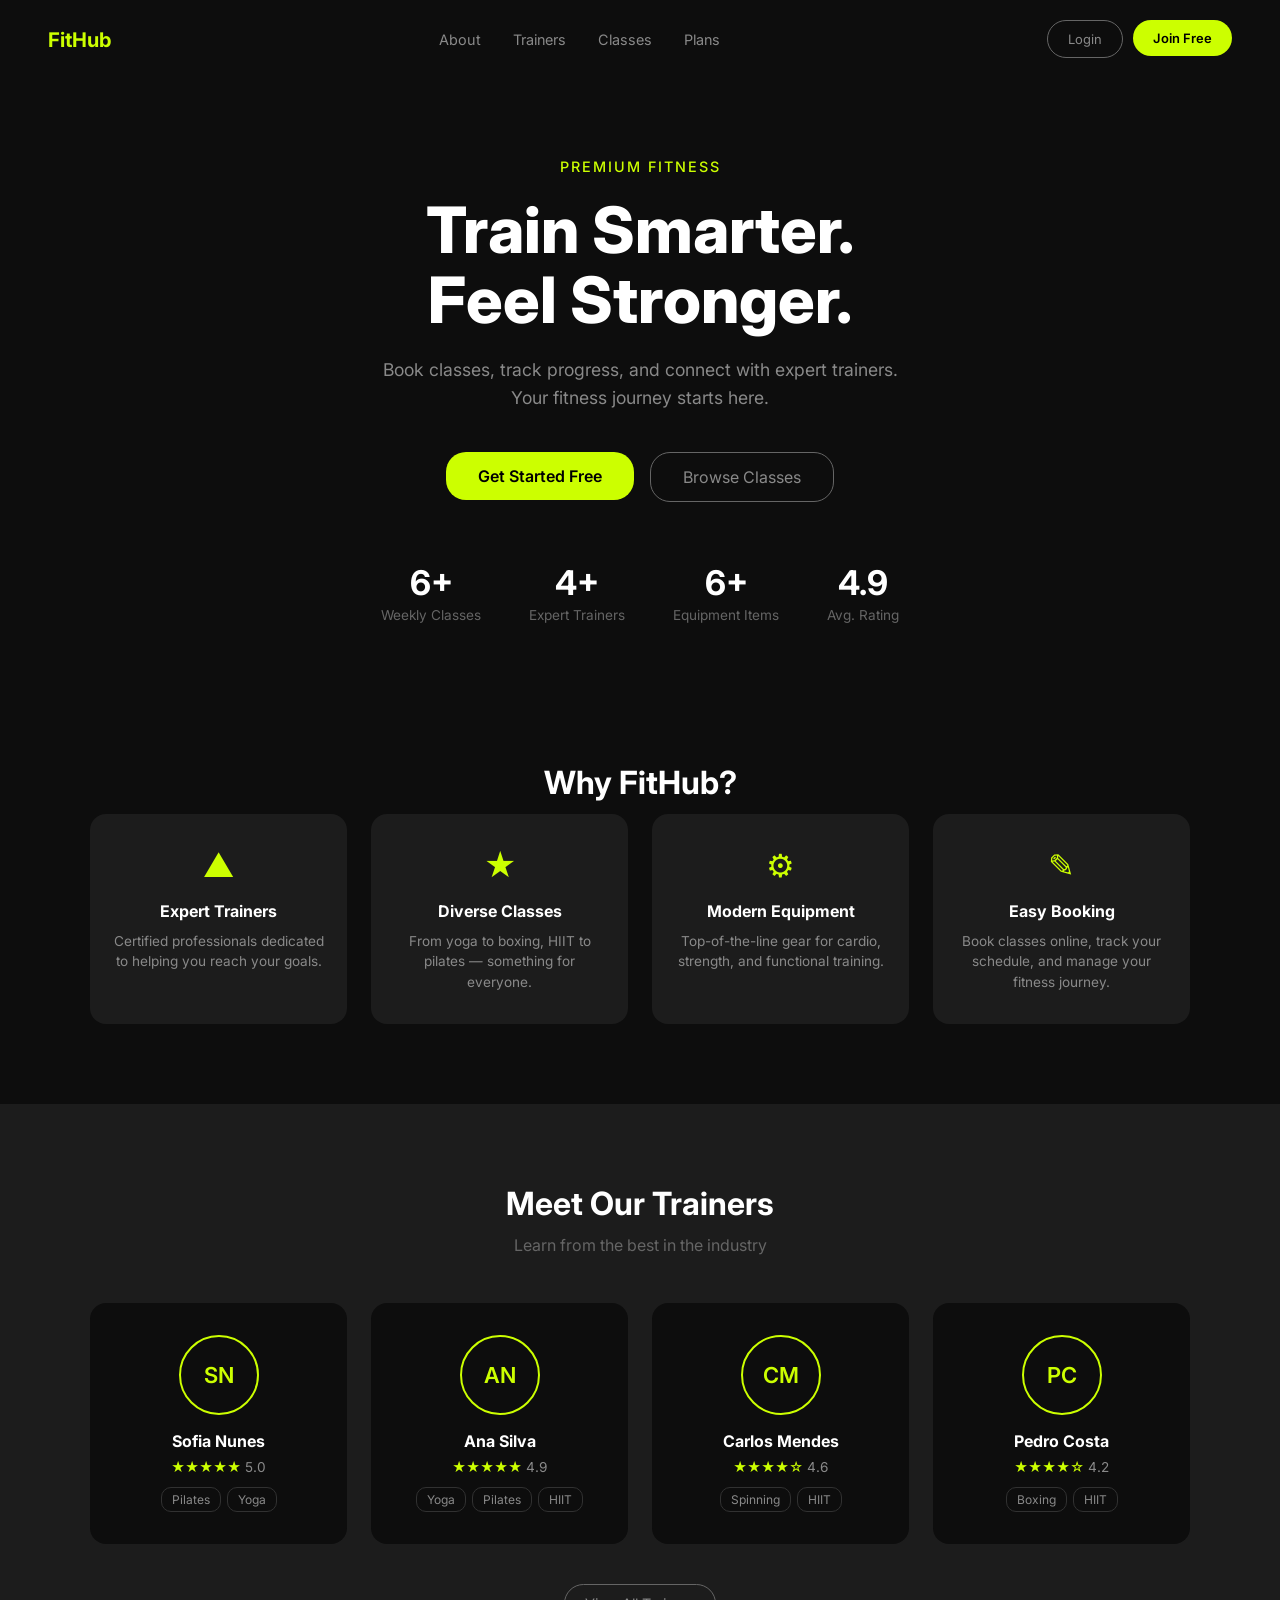
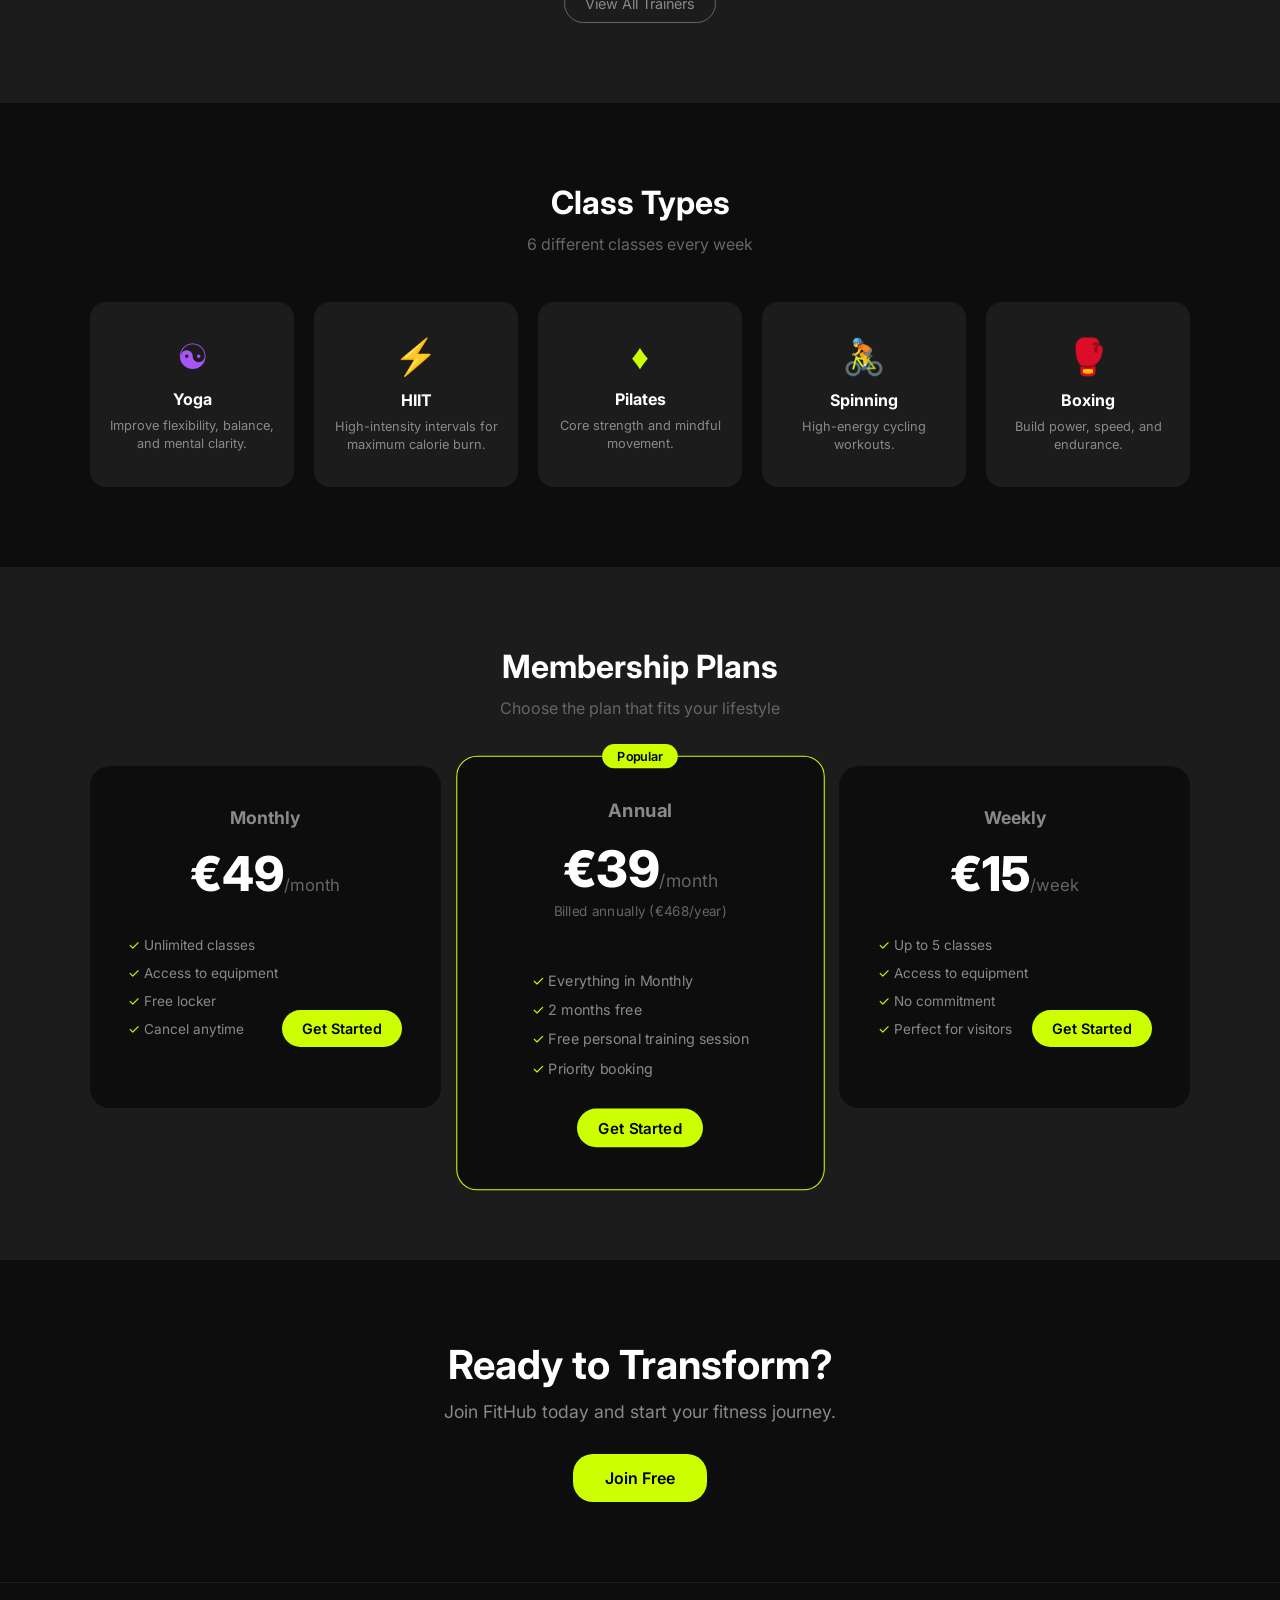
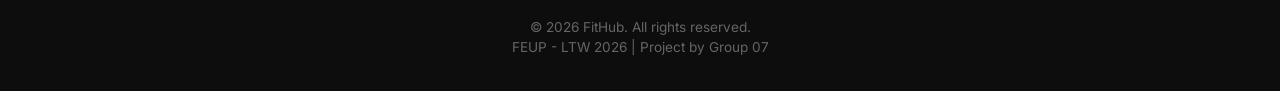
<file: index.html>
<!DOCTYPE html>
<html lang="en">
<head>
    <meta charset="UTF-8">
    <title>FitHub</title>
    <link rel="stylesheet" href="landing.css">
    <link href="https://fonts.googleapis.com/css2?family=Inter:wght@400;500;600;700;800&display=swap" rel="stylesheet">
</head>
<body>
    <nav class="landing-nav">
        <a href="index.html"><h2>FitHub</h2></a>
        <ul>
            <li><a href="#about">About</a></li>
            <li><a href="#trainers">Trainers</a></li>
            <li><a href="#classes">Classes</a></li>
            <li><a href="#plans">Plans</a></li>
        </ul>
        <div>
            <a href="login.html"><button class="btn-outline">Login</button></a>
            <a href="register.html"><button class="btn-primary">Join Free</button></a>
        </div>
    </nav>

    <section class="hero">
        <h1>PREMIUM FITNESS</h1>
        <h2 class="hero-slogan">Train Smarter.<br>Feel Stronger.</h2>
        <p class="hero-text">Book classes, track progress, and connect with expert trainers.<br>Your fitness journey starts here.</p>
        <div class="hero-buttons">
            <a href="register.html"><button class="btn-primary btn-large">Get Started Free</button></a>
            <a href="classes.html"><button class="btn-outline btn-large">Browse Classes</button></a>
        </div>
        <div class="hero-stats">
            <div><span>6+</span> Weekly Classes</div>
            <div><span>4+</span> Expert Trainers</div>
            <div><span>6+</span> Equipment Items</div>
            <div><span>4.9</span> Avg. Rating</div>
        </div>
    </section>

    <section id="about" class="section">
        <div class="section-content">
            <h2>Why FitHub?</h2>
            <div class="features">
                <div class="feature-card">
                    <div class="feature-icon">&#9650;</div>
                    <h3>Expert Trainers</h3>
                    <p>Certified professionals dedicated to helping you reach your goals.</p>
                </div>
                <div class="feature-card">
                    <div class="feature-icon">&#9733;</div>
                    <h3>Diverse Classes</h3>
                    <p>From yoga to boxing, HIIT to pilates — something for everyone.</p>
                </div>
                <div class="feature-card">
                    <div class="feature-icon">&#9881;</div>
                    <h3>Modern Equipment</h3>
                    <p>Top-of-the-line gear for cardio, strength, and functional training.</p>
                </div>
                <div class="feature-card">
                    <div class="feature-icon">&#9998;</div>
                    <h3>Easy Booking</h3>
                    <p>Book classes online, track your schedule, and manage your fitness journey.</p>
                </div>
            </div>
        </div>
    </section>

    <section id="trainers" class="section section-dark">
        <div class="section-content">
            <h2>Meet Our Trainers</h2>
            <p class="section-sub">Learn from the best in the industry</p>
            <div class="trainer-grid">
                <div class="trainer-card">
                    <div class="trainer-avatar">SN</div>
                    <h3>Sofia Nunes</h3>
                    <div class="trainer-rating">
                        <span class="stars">★★★★★</span>
                        <span>5.0</span>
                    </div>
                    <div class="trainer-tags">
                        <span>Pilates</span>
                        <span>Yoga</span>
                    </div>
                </div>
                <div class="trainer-card">
                    <div class="trainer-avatar">AN</div>
                    <h3>Ana Silva</h3>
                    <div class="trainer-rating">
                        <span class="stars">★★★★★</span>
                        <span>4.9</span>
                    </div>
                    <div class="trainer-tags">
                        <span>Yoga</span>
                        <span>Pilates</span>
                        <span>HIIT</span>
                    </div>
                </div>
                <div class="trainer-card">
                    <div class="trainer-avatar">CM</div>
                    <h3>Carlos Mendes</h3>
                    <div class="trainer-rating">
                        <span class="stars">★★★★☆</span>
                        <span>4.6</span>
                    </div>
                    <div class="trainer-tags">
                        <span>Spinning</span>
                        <span>HIIT</span>
                    </div>
                </div>
                <div class="trainer-card">
                    <div class="trainer-avatar">PC</div>
                    <h3>Pedro Costa</h3>
                    <div class="trainer-rating">
                        <span class="stars">★★★★☆</span>
                        <span>4.2</span>
                    </div>
                    <div class="trainer-tags">
                        <span>Boxing</span>
                        <span>HIIT</span>
                    </div>
                </div>
            </div>
            <div class="section-cta">
                <a href="trainers.php"><button class="btn-outline">View All Trainers</button></a>
            </div>
        </div>
    </section>

    <section id="classes" class="section">
        <div class="section-content">
            <h2>Class Types</h2>
            <p class="section-sub">6 different classes every week</p>
            <div class="class-types">
                <div class="class-type-card" onclick="toggleClassDetail(this)">
                    <div class="class-type-icon yoga">&#9775;</div>
                    <h3>Yoga</h3>
                    <p class="class-short">Improve flexibility, balance, and mental clarity.</p>
                    <div class="class-detail">A practice that combines physical postures, breathing techniques, and meditation. Suitable for all levels, from beginners to advanced practitioners. Classes include Vinyasa, Hatha, and Restorative Yoga.</div>
                </div>
                <div class="class-type-card" onclick="toggleClassDetail(this)">
                    <div class="class-type-icon hiit">&#9889;</div>
                    <h3>HIIT</h3>
                    <p class="class-short">High-intensity intervals for maximum calorie burn.</p>
                    <div class="class-detail">Short bursts of intense exercise alternated with recovery periods. Burns maximum calories in minimum time. Improves cardiovascular fitness, metabolism, and endurance. Includes bodyweight and equipment-based circuits.</div>
                </div>
                <div class="class-type-card" onclick="toggleClassDetail(this)">
                    <div class="class-type-icon pilates">&#9830;</div>
                    <h3>Pilates</h3>
                    <p class="class-short">Core strength and mindful movement.</p>
                    <div class="class-detail">Low-impact exercises that strengthen muscles while improving postural alignment and flexibility. Focuses on core strength, controlled movements, and mind-body connection. Uses mat work and specialized equipment.</div>
                </div>
                <div class="class-type-card" onclick="toggleClassDetail(this)">
                    <div class="class-type-icon spinning">&#128692;</div>
                    <h3>Spinning</h3>
                    <p class="class-short">High-energy cycling workouts.</p>
                    <div class="class-detail">Indoor cycling classes set to motivating music. Simulates outdoor riding conditions with varied resistance and pace. Low-impact, high-calorie burn. Led by instructors who guide you through sprints, climbs, and intervals.</div>
                </div>
                <div class="class-type-card" onclick="toggleClassDetail(this)">
                    <div class="class-type-icon boxing">&#129354;</div>
                    <h3>Boxing</h3>
                    <p class="class-short">Build power, speed, and endurance.</p>
                    <div class="class-detail">Full-body workout combining boxing techniques with fitness training. Includes shadow boxing, bag work, and pad drills. Improves coordination, cardiovascular fitness, and stress relief. All levels welcome, no previous experience required.</div>
                </div>
            </div>
        </div>
    </section>

    <section id="plans" class="section section-dark">
        <div class="section-content">
            <h2>Membership Plans</h2>
            <p class="section-sub">Choose the plan that fits your lifestyle</p>
            <div class="plans">
                <div class="plan-card" onclick="openPlanModal('monthly')">
                    <h3>Monthly</h3>
                    <div class="plan-price">&euro;49<span>/month</span></div>
                    <ul>
                        <li>Unlimited classes</li>
                        <li>Access to equipment</li>
                        <li>Free locker</li>
                        <li>Cancel anytime</li>
                    </ul>
                    <button class="btn-primary" onclick="event.stopPropagation();location.href='register.html'">Get Started</button>
                </div>
                <div class="plan-card plan-featured" onclick="openPlanModal('annual')">
                    <div class="plan-badge">Popular</div>
                    <h3>Annual</h3>
                    <div class="plan-price">&euro;39<span>/month</span></div>
                    <p class="plan-note">Billed annually (&euro;468/year)</p>
                    <ul>
                        <li>Everything in Monthly</li>
                        <li>2 months free</li>
                        <li>Free personal training session</li>
                        <li>Priority booking</li>
                    </ul>
                    <button class="btn-primary" onclick="event.stopPropagation();location.href='register.html'">Get Started</button>
                </div>
                <div class="plan-card" onclick="openPlanModal('weekly')">
                    <h3>Weekly</h3>
                    <div class="plan-price">&euro;15<span>/week</span></div>
                    <ul>
                        <li>Up to 5 classes</li>
                        <li>Access to equipment</li>
                        <li>No commitment</li>
                        <li>Perfect for visitors</li>
                    </ul>
                    <button class="btn-primary" onclick="event.stopPropagation();location.href='register.html'">Get Started</button>
                </div>
            </div>

            <div id="plan-modal" class="modal-overlay" onclick="closePlanModal()">
                <div class="modal-content" onclick="event.stopPropagation()">
                    <button class="modal-close" onclick="closePlanModal()">&times;</button>
                    <h3 id="modal-plan-name"></h3>
                    <div class="plan-price" id="modal-plan-price"></div>
                    <p class="plan-note" id="modal-plan-note"></p>
                    <h4>What's included:</h4>
                    <ul id="modal-plan-features"></ul>
                    <button class="btn-primary" onclick="closePlanModal();location.href='register.html'">Get Started</button>
                </div>
            </div>
        </div>
    </section>

    <section class="section cta-section">
        <div class="section-content">
            <h2>Ready to Transform?</h2>
            <p>Join FitHub today and start your fitness journey.</p>
            <a href="register.html"><button class="btn-primary btn-large">Join Free</button></a>
        </div>
    </section>

    <footer class="landing-footer">
        <p>&copy; 2026 FitHub. All rights reserved.</p>
        <p>FEUP - LTW 2026 | Project by Group 07</p>
    </footer>

    <script>
    function toggleClassDetail(card) {
        card.classList.toggle('expanded');
    }

    const plans = {
        weekly: {
            name: 'Weekly Pass',
            price: '&euro;15<span>/week</span>',
            note: '',
            features: ['Up to 5 classes per week', 'Access to all equipment', 'No commitment required', 'Perfect for visitors and trial', 'Locker access']
        },
        monthly: {
            name: 'Monthly Membership',
            price: '&euro;49<span>/month</span>',
            note: '',
            features: ['Unlimited classes', 'Full equipment access', 'Free locker', 'Cancel anytime', 'Free fitness assessment', 'Access to all class types']
        },
        annual: {
            name: 'Annual Membership',
            price: '&euro;39<span>/month</span>',
            note: 'Billed annually (&euro;468/year)',
            features: ['Everything in Monthly', '2 months free', 'Free personal training session', 'Priority booking', 'Exclusive member events', 'Guest passes (2/month)']
        }
    };

    function openPlanModal(plan) {
        const p = plans[plan];
        document.getElementById('modal-plan-name').textContent = p.name;
        document.getElementById('modal-plan-price').innerHTML = p.price;
        document.getElementById('modal-plan-note').textContent = p.note;
        document.getElementById('modal-plan-note').style.display = p.note ? '' : 'none';
        const ul = document.getElementById('modal-plan-features');
        ul.innerHTML = '';
        p.features.forEach(f => {
            const li = document.createElement('li');
            li.textContent = f;
            ul.appendChild(li);
        });
        document.getElementById('plan-modal').classList.add('show');
    }

    function closePlanModal() {
        document.getElementById('plan-modal').classList.remove('show');
    }
    </script>
</body>
</html>
</file>
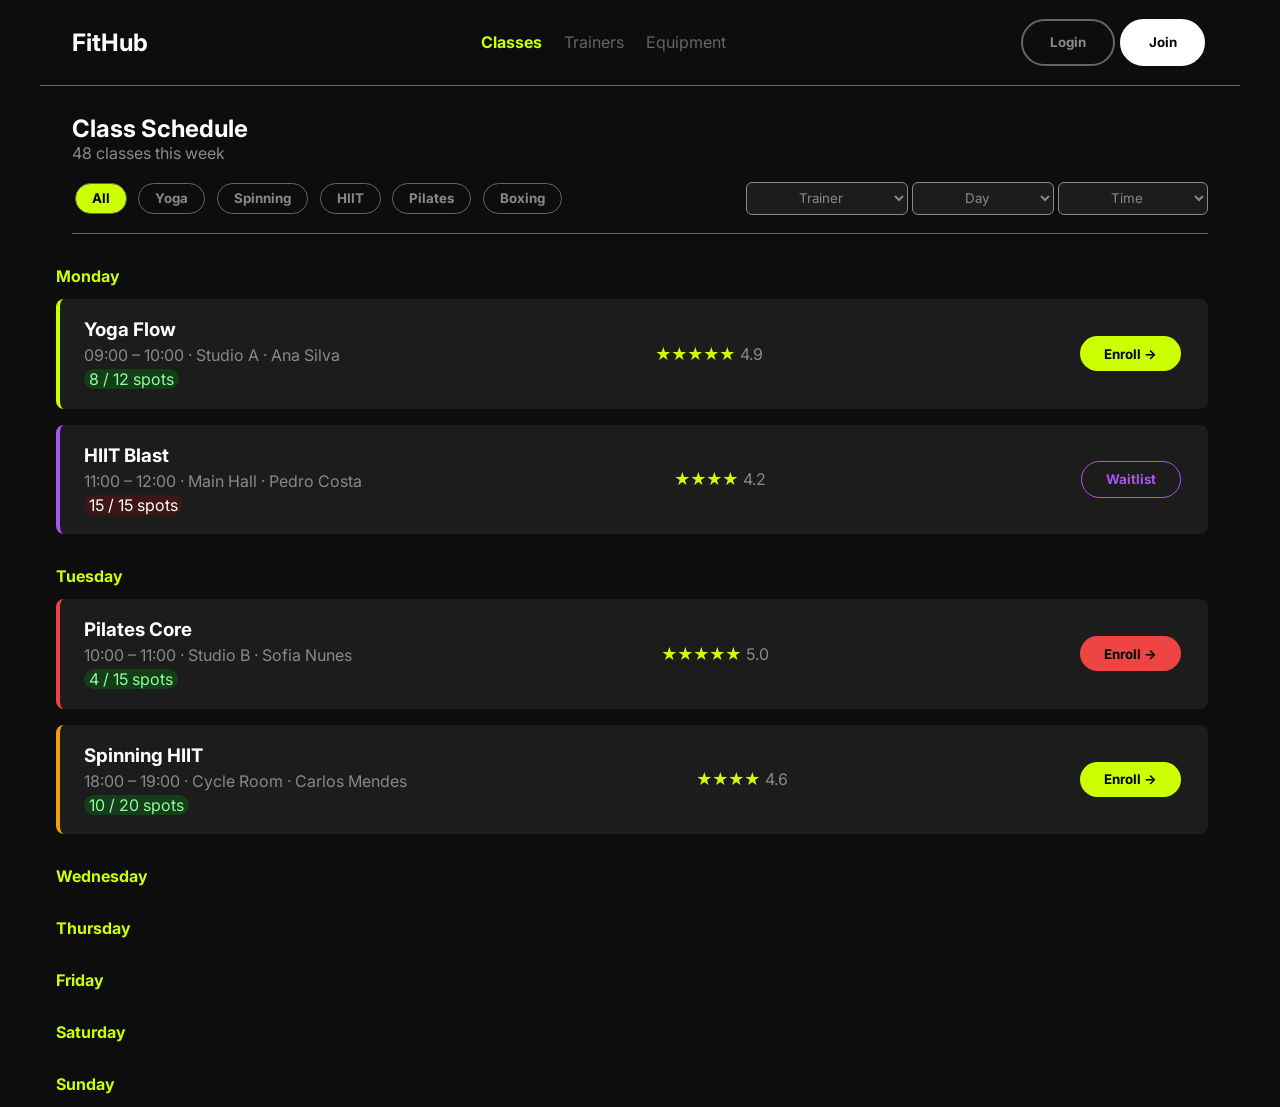
<file: classes.html>
<!DOCTYPE html>
<html lang="en">
    <head>
        <title>FitHub</title>
        <link rel="icon" type="image/png" href="https://i.imgur.com/WT1OtgQ.png">
        <link rel="stylesheet" href="classes.css">
        <link rel="stylesheet" href="style.css">
        <link href="https://fonts.googleapis.com/css2?family=Inter:wght@400;500;600;700&display=swap" rel="stylesheet">
    </head>
    <body>
        <header>
            <a href="index.html"><h2>FitHub</h2></a>
            <ul>
                <li><a class="active" href="classes.html">Classes</a></li>
                <li><a href="profile-trainers.html">Trainers</a></li>
                <li><a href="">Equipment</a></li>
            </ul>
            <div>
                <button type="button">Login</button>
                <button type="button" class="joinButton">Join</button>
            </div>
        </header>
        <nav id="menu">
            <h1>Class Schedule</h1>
            <p>48 classes this week</p>
            <div class="filter-row">
              <ul>
                <li><button class="filter-btn active" data-filter="All">All</button></li>
                <li><button class="filter-btn" data-filter="Yoga">Yoga</button></li>
                <li><button class="filter-btn" data-filter="Spinning">Spinning</button></li>
                <li><button class="filter-btn" data-filter="HIIT">HIIT</button></li>
                <li><button class="filter-btn" data-filter="Pilates">Pilates</button></li>
                <li><button class="filter-btn" data-filter="Boxing">Boxing</button></li>
            </ul>
        
           <div class="filters">

            <select id="trainer-filter">
               <option value="">Trainer</option>
             </select>

            <select id="day-filter">
              <option value="">Day</option>
            </select>

            <select id="time-filter">
              <option value="">Time</option>
            </select>

            </div>
            </div>
        </nav>
        <div class="schedule">
            <div class="day" data-day="monday">
                <h2>Monday</h2>
                <div class="classes-container">
                 <div class="class-card" data-type="yoga">
                   <div class="class-info">
                    <h3 class="title">Yoga Flow</h3>
                    <p class="info">09:00 – 10:00 · Studio A · Ana Silva</p>
                    <p class="spots">8 / 12 spots</p>
                   </div>
                    <p class="rating"><span class="stars">★★★★★</span> 4.9</p>
                    <div class="class-actions">
                     <button class="action-btn enroll">Enroll →</button>
                    </div>
                 </div>

                 <div class="class-card" data-type="hiit">
                    <div class="class-info">
                     <h3 class="title">HIIT Blast</h3>
                     <p class="info">11:00 – 12:00 · Main Hall · Pedro Costa</p>
                     <p class="spots">15 / 15 spots</p>
                    </div>
                     <p class="rating"><span class="stars">★★★★</span> 4.2</p>
                     <div class="class-actions">
                      <button class="action-btn waitlist">Waitlist</button>
                     </div>
                 </div>
                </div>
            </div>
            <div class="day" data-day="tuesday">
                <h2>Tuesday</h2>
                <div class="classes-container">

                  <div class="class-card" data-type="pilates">
                   <div class="class-info">
                    <h3 class="title">Pilates Core</h3>
                    <p class="info">10:00 – 11:00 · Studio B · Sofia Nunes</p>
                    <p class="spots">4 / 15 spots</p>
                  </div>
                    <p class="rating"><span class="stars">★★★★★</span> 5.0</p>
                    <div class="class-actions">
                     <button class="action-btn enroll">Enroll →</button>
                    </div>
                </div>

                <div class="class-card" data-type="spinning">
                  <div class="class-info">
                   <h3 class="title">Spinning HIIT</h3>
                   <p class="info">18:00 – 19:00 · Cycle Room · Carlos Mendes</p>
                   <p class="spots">10 / 20 spots</p>
                  </div>
                   <p class="rating"><span class="stars">★★★★</span> 4.6</p>
                   <div class="class-actions">
                    <button class="action-btn enroll">Enroll →</button>
                   </div>
                  </div>

                </div>
            </div>
            <div class="day" data-day="wednesday">
                <h2>Wednesday</h2>
                <div class="classes-container"></div>
            </div>
            <div class="day" data-day="thursday">
                <h2>Thursday</h2>
                <div class="classes-container"></div>
            </div>
            <div class="day" data-day="friday">
                <h2>Friday</h2>
                <div class="classes-container"></div>
            </div>
            <div class="day" data-day="saturday">
                <h2>Saturday</h2>
                <div class="classes-container"></div>
            </div>
            <div class="day" data-day="sunday">
                <h2>Sunday</h2>
                <div class="classes-container"></div>
            </div>
        </div>





        <template id="class-template">
            <div class="class-card">
              <div class="class-info">
                <h3 class="title"></h3>
                <p class="info"></p>
                <p class="spots"></p>
              </div>
                <p class="rating"><span class="stars"></span></p>
                <div class="class-actions">
                  <button class="action-btn">Enroll</button>
                </div>
            </div>
        </template>

       
    </body>
</html>
</file>
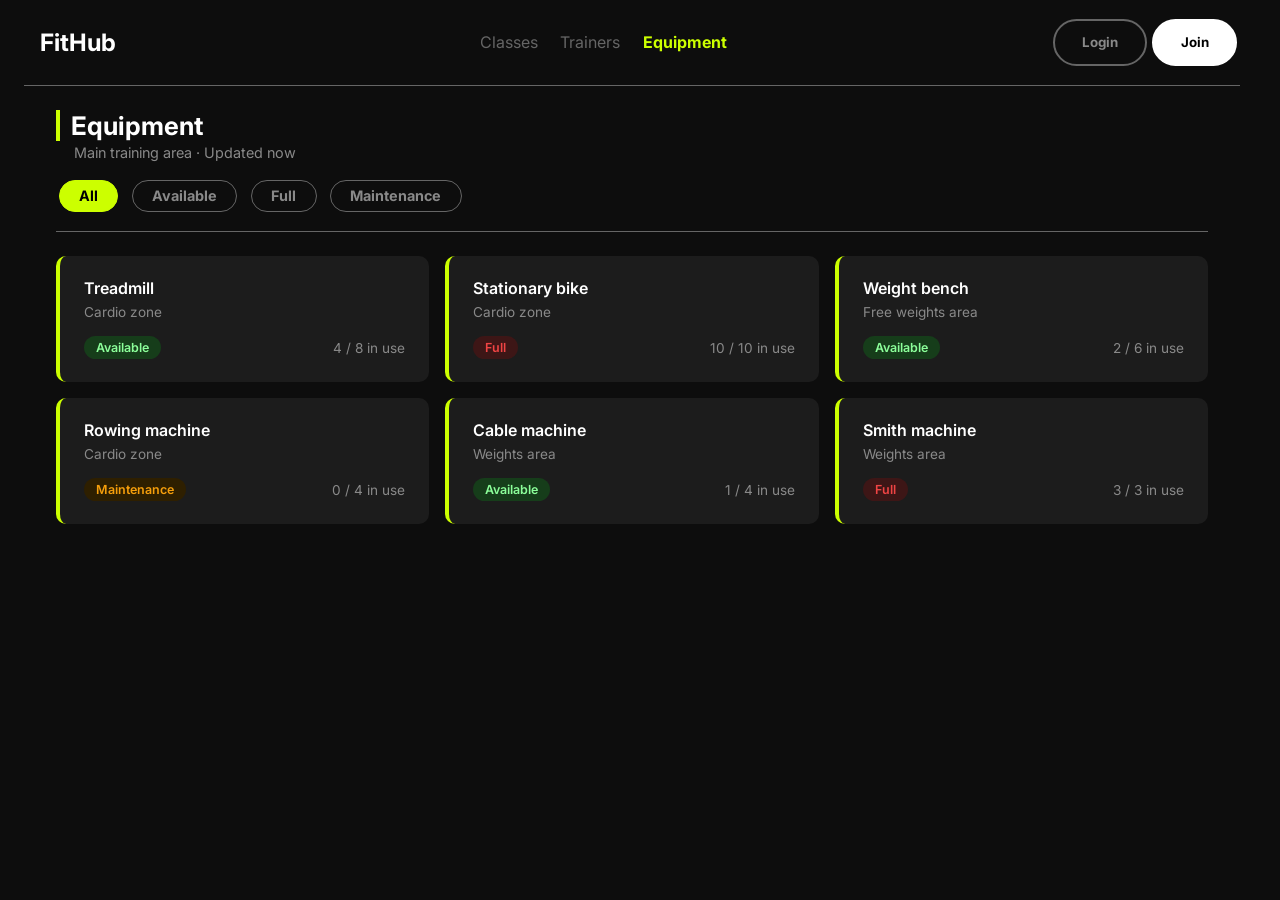
<file: equipment.html>
<!DOCTYPE html>
<html lang="en">
<head>
    <title>FitHub - Equipment</title>
    <link rel="icon" type="image/png" href="https://i.imgur.com/WT1OtgQ.png">
    <link rel="stylesheet" href="style.css">
    <link rel="stylesheet" href="equipment.css">
    <link href="https://fonts.googleapis.com/css2?family=Inter:wght@400;500;600;700&display=swap" rel="stylesheet">
</head>
<body>
    <header>
        <a href="index.html"><h2>FitHub</h2></a>
        <ul>
            <li><a href="classes.html">Classes</a></li>
            <li><a href="profile-trainers.html">Trainers</a></li>
            <li><a class="active" href="equipment.html">Equipment</a></li>
        </ul>
        <div>
            <button type="button">Login</button>
            <button type="button" class="joinButton">Join</button>
        </div>
    </header>

    <div class="equipment-header">
        <h1>Equipment</h1>
        <p>Main training area · Updated now</p>
        <div class="filter-row-equipment">
            <button class="filter-btn-eq active" data-filter="all">All</button>
            <button class="filter-btn-eq" data-filter="available">Available</button>
            <button class="filter-btn-eq" data-filter="full">Full</button>
            <button class="filter-btn-eq" data-filter="maintenance">Maintenance</button>
        </div>
    </div>

    <div class="equipment-grid" id="equipment-grid">

        <div class="equipment-card" data-status="available">
            <h3>Treadmill</h3>
            <p class="category">Cardio zone</p>
            <div class="card-footer">
                <span class="status-badge available">Available</span>
                <span class="usage">4 / 8 in use</span>
            </div>
        </div>

        <div class="equipment-card" data-status="full">
            <h3>Stationary bike</h3>
            <p class="category">Cardio zone</p>
            <div class="card-footer">
                <span class="status-badge full">Full</span>
                <span class="usage">10 / 10 in use</span>
            </div>
        </div>

        <div class="equipment-card" data-status="available">
            <h3>Weight bench</h3>
            <p class="category">Free weights area</p>
            <div class="card-footer">
                <span class="status-badge available">Available</span>
                <span class="usage">2 / 6 in use</span>
            </div>
        </div>

        <div class="equipment-card" data-status="maintenance">
            <h3>Rowing machine</h3>
            <p class="category">Cardio zone</p>
            <div class="card-footer">
                <span class="status-badge maintenance">Maintenance</span>
                <span class="usage">0 / 4 in use</span>
            </div>
        </div>

        <div class="equipment-card" data-status="available">
            <h3>Cable machine</h3>
            <p class="category">Weights area</p>
            <div class="card-footer">
                <span class="status-badge available">Available</span>
                <span class="usage">1 / 4 in use</span>
            </div>
        </div>

        <div class="equipment-card" data-status="full">
            <h3>Smith machine</h3>
            <p class="category">Weights area</p>
            <div class="card-footer">
                <span class="status-badge full">Full</span>
                <span class="usage">3 / 3 in use</span>
            </div>
        </div>

    </div>

    <script>
        const btns = document.querySelectorAll('.filter-btn-eq');
        const cards = document.querySelectorAll('.equipment-card');

        btns.forEach(btn => {
            btn.addEventListener('click', () => {
                btns.forEach(b => b.classList.remove('active'));
                btn.classList.add('active');

                const filter = btn.dataset.filter;
                cards.forEach(card => {
                    card.style.display = (filter === 'all' || card.dataset.status === filter) ? '' : 'none';
                });
            });
        });
    </script>
</body>
</html>
</file>
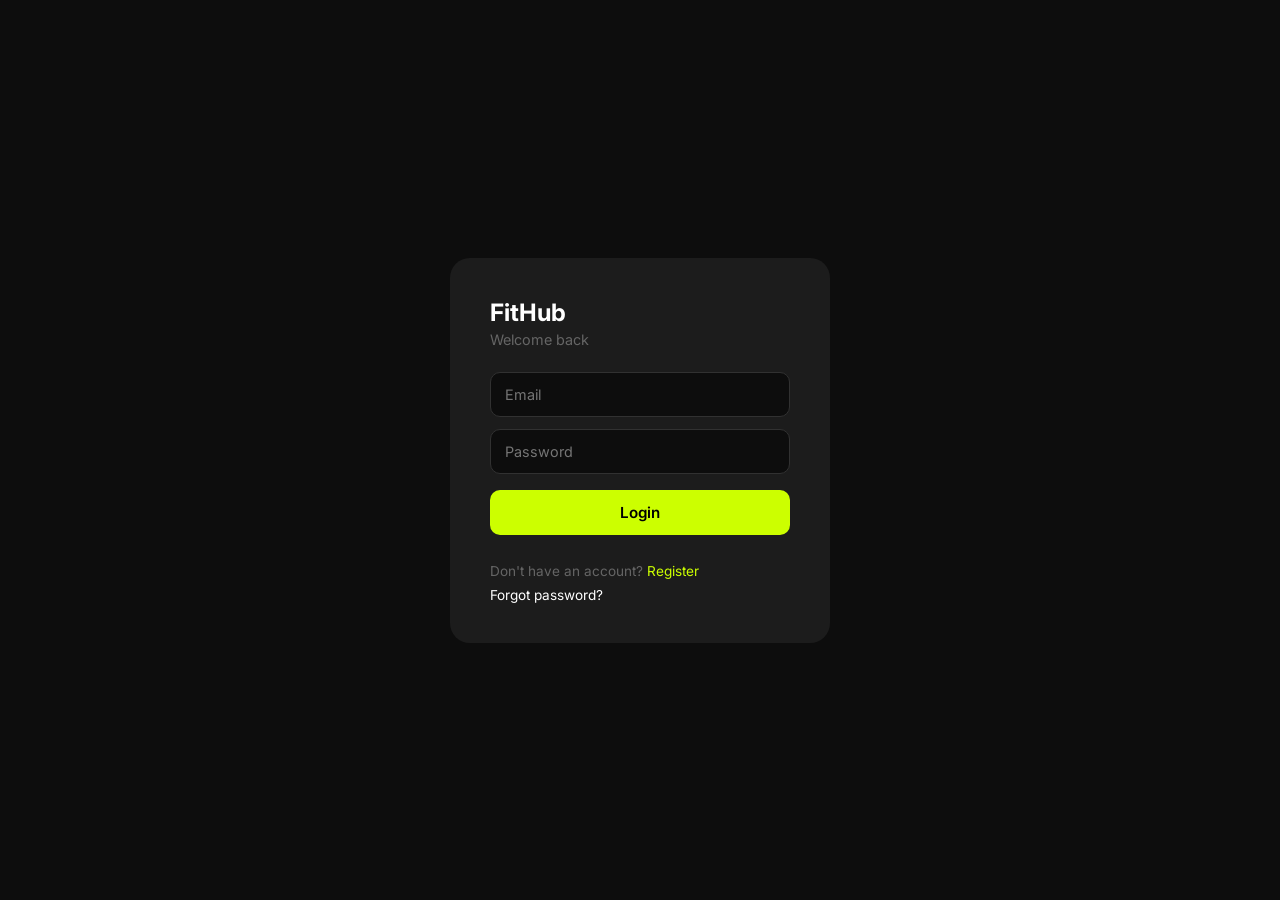
<file: login.html>
<!DOCTYPE html>
<html>
<head>
    <title>FitHub - Login</title>
    <link rel="stylesheet" href="login.css">
    <link href="https://fonts.googleapis.com/css2?family=Inter:wght@400;500;600&display=swap" rel="stylesheet">
</head>
<body>
    <div class="login-box">
        <a href="index.html"><h2>FitHub</h2></a>
        <p class="subtitle">Welcome back</p>

        <form action="login.php" method="post">
            <input type="email" name="email" placeholder="Email" required>
            <input type="password" name="password" placeholder="Password" required>
            <input type="submit" value="Login">
        </form>
        <p class="footer-text">
            Don't have an account? <a href="register.html">Register</a>
        </p>
        <a href="forgot_password.php" class="forgot-link">Forgot password?</a>
    </div>
</body>
</html>
</file>
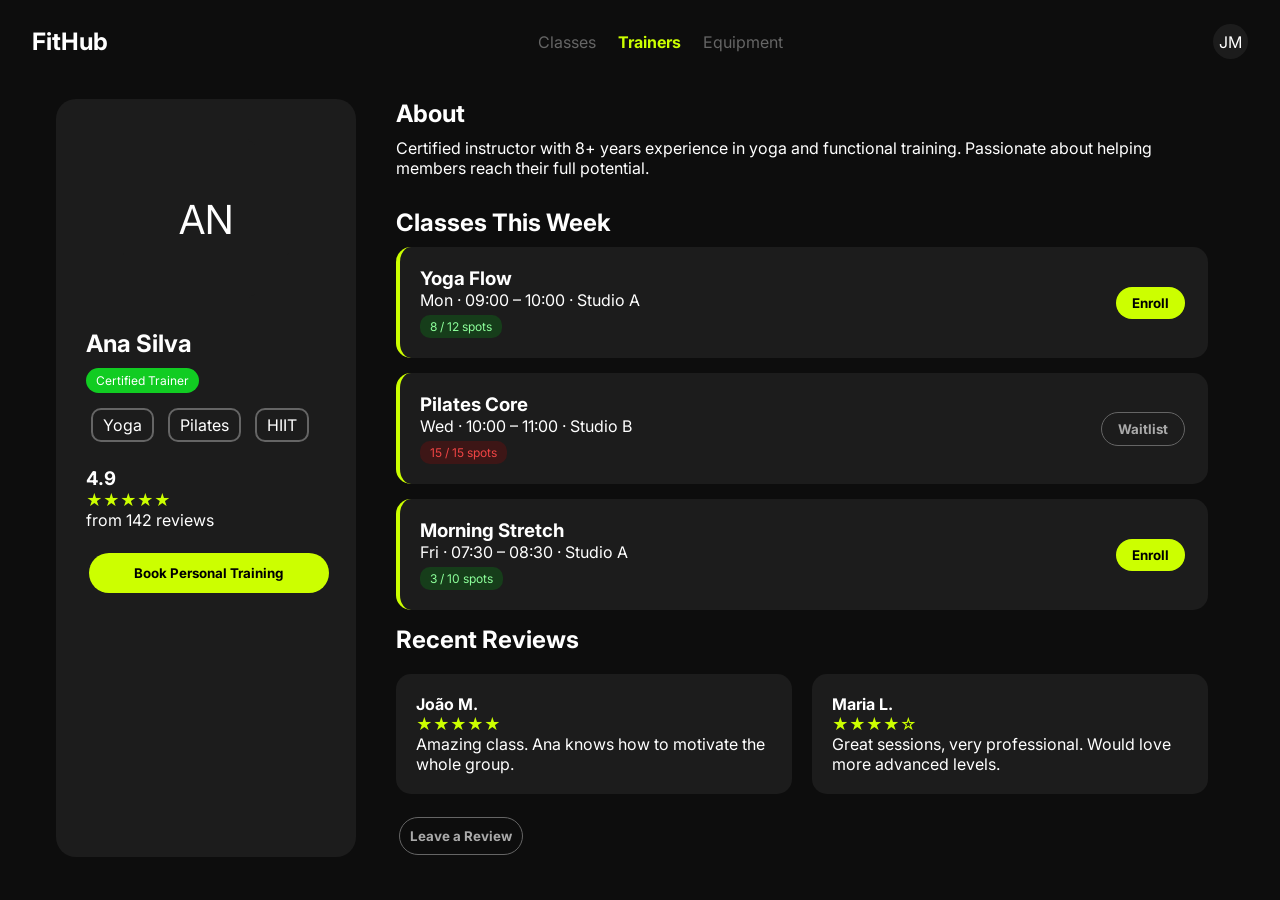
<file: profile-trainers.html>
<!DOCTYPE html>
<html lang="en">
<head>
  <meta charset="UTF-8">
  <title>FitHub - Trainers</title>
  <link rel="icon" type="image/png" href="https://i.imgur.com/WT1OtgQ.png">
  <link rel="stylesheet" href="style.css">
  <link rel="stylesheet" href="profile-trainers.css">
  <link href="https://fonts.googleapis.com/css2?family=Inter:wght@400;500;600;700&display=swap" rel="stylesheet">
</head>
<body>

<header>
  <a href="index.html"><h2>FitHub</h2></a>
  <ul>
    <li><a href="classes.html">Classes</a></li>
    <li><a class="active" href="profile-trainers.html">Trainers</a></li>
    <li><a href="">Equipment</a></li>
  </ul>
  <div class="utilizador">JM</div>
</header>

<main class="pagina">

  <!-- LEFT CARD -->
  <section class="cartao cartao-perfil">
    <div class="foto">AN</div>
    <h2>Ana Silva</h2>
    <span class="selo">Certified Trainer</span>

    <div class="etiquetas">
      <span>Yoga</span>
      <span>Pilates</span>
      <span>HIIT</span>
    </div>

    <div class="nota">
      <h3>4.9</h3>
      <div class="estrelas">★★★★★</div>
      <p>from 142 reviews</p>
    </div>

    <button class="reservar">Book Personal Training</button>
  </section>


  <section class="conteudo">

    <div class="sobre">
      <h2>About</h2>
      <p>
        Certified instructor with 8+ years experience in yoga and functional training.
        Passionate about helping members reach their full potential.
      </p>
    </div>

    <div class="aulas">
      <h2>Classes This Week</h2>

      <div class="item-aula">
        <div>
          <h3>Yoga Flow</h3>
          <p>Mon · 09:00 – 10:00 · Studio A</p>
          <span class="vagas verde">8 / 12 spots</span>
        </div>
        <button class="reservar pequeno">Enroll</button>
      </div>

      <div class="item-aula">
        <div>
          <h3>Pilates Core</h3>
          <p>Wed · 10:00 – 11:00 · Studio B</p>
          <span class="vagas vermelho">15 / 15 spots</span>
        </div>
        <button class="btn-contorno pequeno">Waitlist</button>
      </div>

      <div class="item-aula">
        <div>
          <h3>Morning Stretch</h3>
          <p>Fri · 07:30 – 08:30 · Studio A</p>
          <span class="vagas verde">3 / 10 spots</span>
        </div>
        <button class="btn-principal pequeno">Enroll</button>
      </div>

    </div>

    <div class="avaliacoes">
      <h2>Recent Reviews</h2>

      <div class="lista-avaliacoes">
        <div class="avaliacao">
          <h3>João M.</h3>
          <div class="estrelas">★★★★★</div>
          <p>Amazing class. Ana knows how to motivate the whole group.</p>
        </div>

        <div class="avaliacao">
          <h3>Maria L.</h3>
          <div class="estrelas">★★★★☆</div>
          <p>Great sessions, very professional. Would love more advanced levels.</p>
        </div>
      </div>

      <button class="btn-contorno">Leave a Review</button>
    </div>

  </section>

</main>

</body>
</html>
</file>
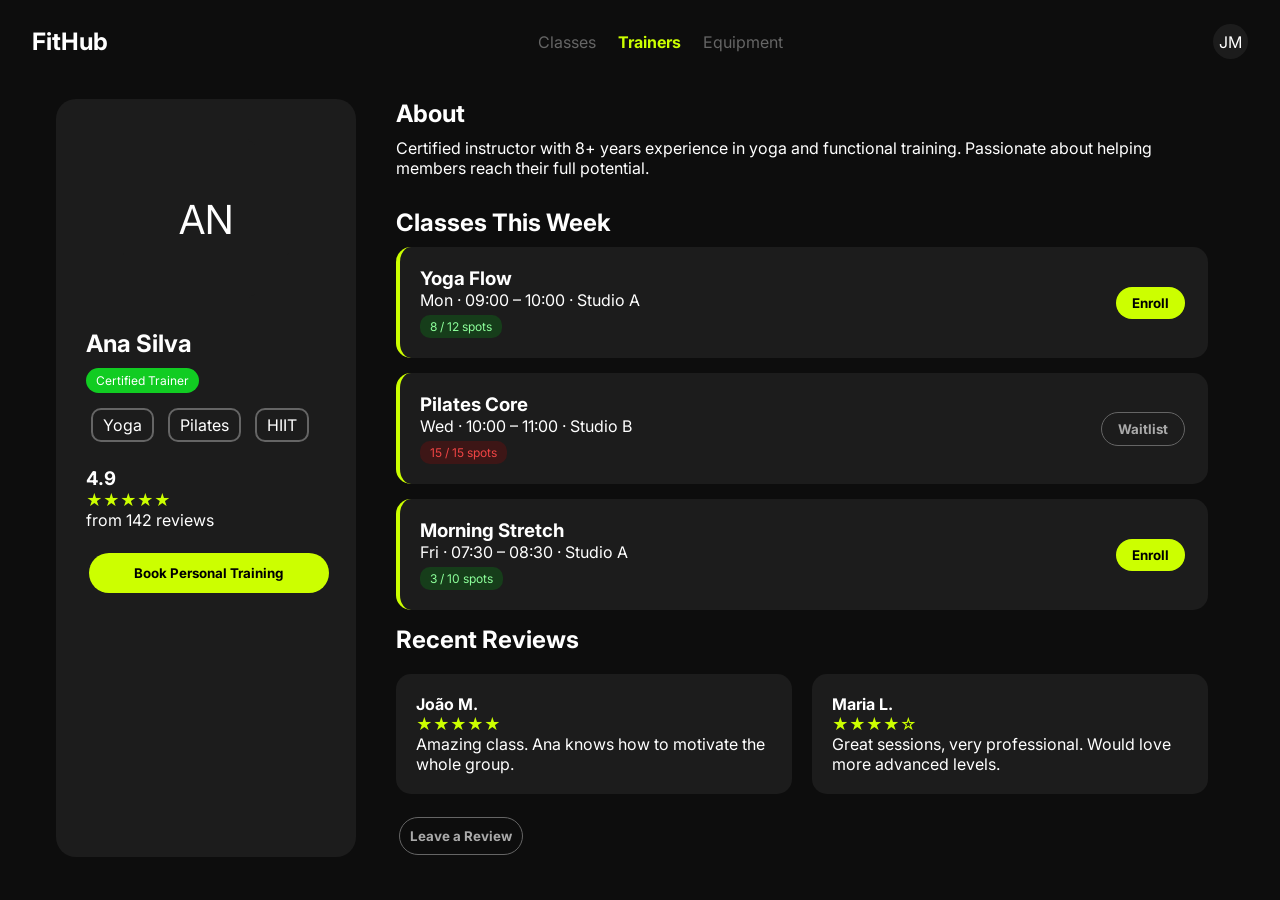
<file: profile.html>
<!DOCTYPE html>
<html lang="en">
<head>
  <title>FitHub - Trainer</title>
  <link rel="icon" type="image/png" href="https://i.imgur.com/WT1OtgQ.png">
  <link rel="stylesheet" href="style.css">
  <link rel="stylesheet" href="style_profile.css">
  <link href="https://fonts.googleapis.com/css2?family=Inter:wght@400;500;600;700&display=swap" rel="stylesheet">
</head>
<body>

<header>
  <a href="index.html"><h2>FitHub</h2></a>
  <ul>
    <li><a href="classes.html">Classes</a></li>
    <li><a class="active" href="">Trainers</a></li>
    <li><a href="">Equipment</a></li>
  </ul>
  <div class="utilizador">JM</div>
</header>

<main class="pagina">

  <!-- LEFT CARD -->
  <section class="cartao cartao-perfil">
    <div class="foto">AN</div>
    <h2>Ana Silva</h2>
    <span class="selo">Certified Trainer</span>

    <div class="etiquetas">
      <span>Yoga</span>
      <span>Pilates</span>
      <span>HIIT</span>
    </div>

    <div class="nota">
      <h3>4.9</h3>
      <div class="estrelas">★★★★★</div>
      <p>from 142 reviews</p>
    </div>

    <button class="reservar">Book Personal Training</button>
  </section>


  <section class="conteudo">

    <div class="sobre">
      <h2>About</h2>
      <p>
        Certified instructor with 8+ years experience in yoga and functional training.
        Passionate about helping members reach their full potential.
      </p>
    </div>

    <div class="aulas">
      <h2>Classes This Week</h2>

      <div class="item-aula">
        <div>
          <h3>Yoga Flow</h3>
          <p>Mon · 09:00 – 10:00 · Studio A</p>
          <span class="vagas verde">8 / 12 spots</span>
        </div>
        <button class="reservar pequeno">Enroll</button>
      </div>

      <div class="item-aula">
        <div>
          <h3>Pilates Core</h3>
          <p>Wed · 10:00 – 11:00 · Studio B</p>
          <span class="vagas vermelho">15 / 15 spots</span>
        </div>
        <button class="btn-contorno pequeno">Waitlist</button>
      </div>

      <div class="item-aula">
        <div>
          <h3>Morning Stretch</h3>
          <p>Fri · 07:30 – 08:30 · Studio A</p>
          <span class="vagas verde">3 / 10 spots</span>
        </div>
        <button class="btn-principal pequeno">Enroll</button>
      </div>

    </div>

    <div class="avaliacoes">
      <h2>Recent Reviews</h2>

      <div class="lista-avaliacoes">
        <div class="avaliacao">
          <h4>João M.</h4>
          <div class="estrelas">★★★★★</div>
          <p>Amazing class. Ana knows how to motivate the whole group.</p>
        </div>

        <div class="avaliacao">
          <h4>Maria L.</h4>
          <div class="estrelas">★★★★☆</div>
          <p>Great sessions, very professional. Would love more advanced levels.</p>
        </div>
      </div>

      <button class="btn-contorno">Leave a Review</button>
    </div>

  </section>

</main>

</body>
</html>
</file>
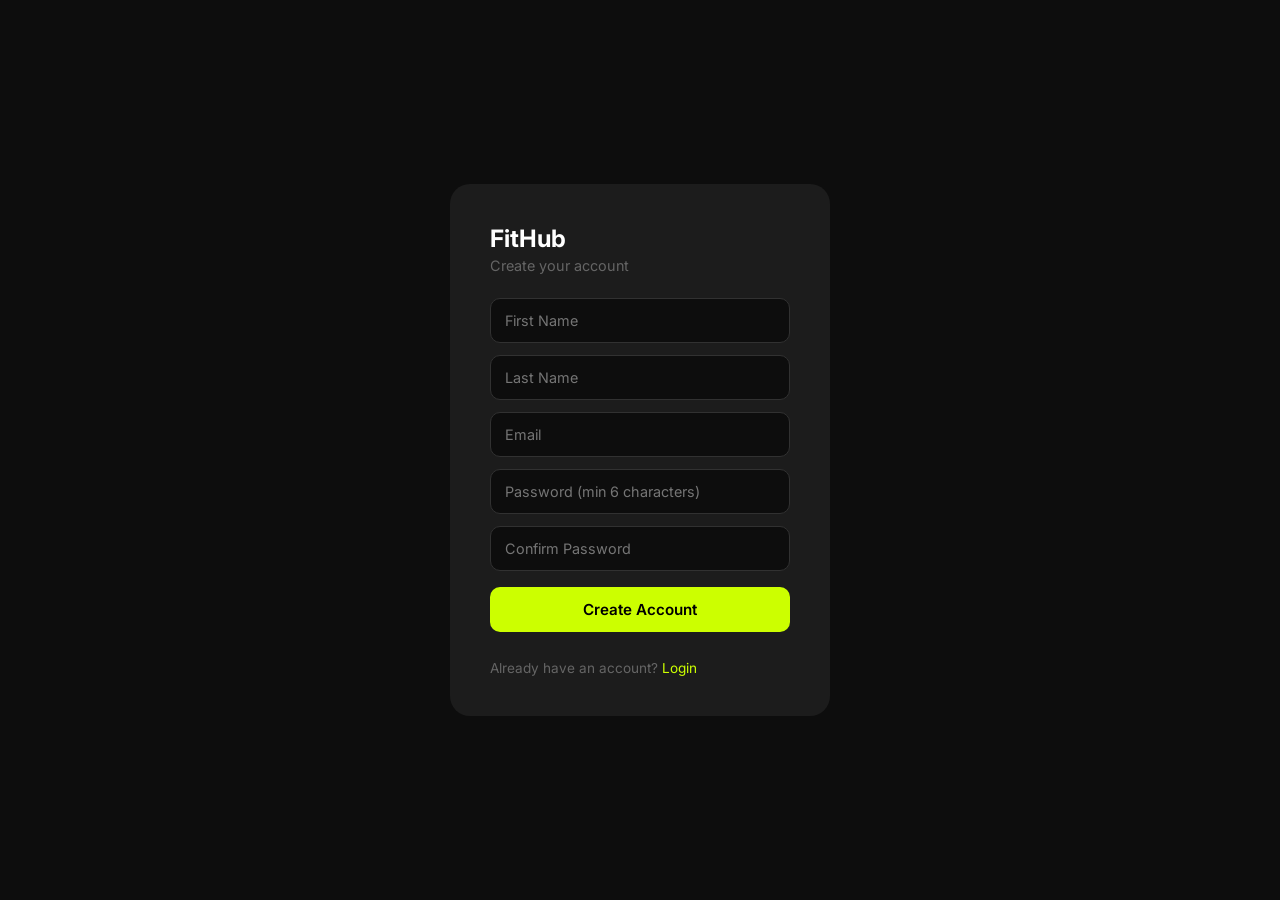
<file: register.html>
<!DOCTYPE html>
<html>
<head>
    <title>FitHub - Register</title>
    <link rel="stylesheet" href="login.css">
    <link href="https://fonts.googleapis.com/css2?family=Inter:wght@400;500;600&display=swap" rel="stylesheet">
</head>
<body>
    <div class="login-box">
        <a href="index.html"><h2>FitHub</h2></a>
        <p class="subtitle">Create your account</p>

        <form action="register.php" method="post">
            <input type="text" name="first_name" placeholder="First Name" required>
            <input type="text" name="last_name" placeholder="Last Name" required>
            <input type="email" name="email" placeholder="Email" required>
            <input type="password" name="password" placeholder="Password (min 6 characters)" required>
            <input type="password" name="confirm_password" placeholder="Confirm Password" required>
            <input type="submit" value="Create Account">
        </form>
        <p class="footer-text">
            Already have an account? <a href="login.html">Login</a>
        </p>
    </div>
</body>
</html>
</file>
<file: landing.css>
* {
    margin: 0;
    padding: 0;
    box-sizing: border-box;
}

body {
    font-family: 'Inter', sans-serif;
    background-color: #0d0d0d;
    color: white;
}

.landing-nav {
    display: flex;
    align-items: center;
    justify-content: space-between;
    padding: 20px 48px;
}

.landing-nav h2 {
    color: #ccff00;
    font-size: 1.4em;
}

.landing-nav ul {
    display: flex;
    list-style: none;
    gap: 32px;
}

.landing-nav a {
    text-decoration: none;
    color: #898989;
    font-size: 0.9em;
    transition: color 0.2s;
}

.landing-nav a:hover {
    color: white;
}

.landing-nav div {
    display: flex;
    gap: 10px;
}

.btn-outline {
    background: transparent;
    border: 1px solid #656565;
    color: #898989;
    padding: 10px 20px;
    border-radius: 20px;
    cursor: pointer;
    font-family: inherit;
    font-size: 0.9em;
    transition: border-color 0.2s, color 0.2s;
}

.btn-outline:hover {
    border-color: #ccff00;
    color: #ccff00;
}

.btn-primary {
    background: #ccff00;
    border: none;
    color: black;
    padding: 10px 20px;
    border-radius: 20px;
    cursor: pointer;
    font-family: inherit;
    font-weight: 600;
    font-size: 0.9em;
    transition: opacity 0.2s;
}

.btn-primary:hover {
    opacity: 0.85;
}

.btn-large {
    padding: 14px 32px;
    font-size: 1em;
}

.hero {
    padding: 80px 48px 60px;
    text-align: center;
}

.hero h1 {
    font-size: 0.9em;
    color: #ccff00;
    font-weight: 500;
    letter-spacing: 2px;
    margin-bottom: 20px;
}

.hero-slogan {
    font-size: 4em;
    font-weight: 800;
    line-height: 1.1;
    margin-bottom: 20px;
}

.hero-text {
    color: #898989;
    font-size: 1.1em;
    line-height: 1.6;
    margin-bottom: 40px;
}

.hero-buttons {
    display: flex;
    gap: 16px;
    justify-content: center;
    margin-bottom: 60px;
}

.hero-stats {
    display: flex;
    justify-content: center;
    gap: 48px;
}

.hero-stats div {
    color: #656565;
    font-size: 0.85em;
}

.hero-stats span {
    display: block;
    color: white;
    font-size: 2.5em;
    font-weight: 700;
    margin-bottom: 4px;
}

.section {
    padding: 80px 48px;
}

.section-dark {
    background: #1c1c1c;
}

.section-content {
    max-width: 1100px;
    margin: 0 auto;
    text-align: center;
}

.section-content h2 {
    font-size: 2em;
    font-weight: 700;
    margin-bottom: 12px;
}

.section-sub {
    color: #656565;
    font-size: 1em;
    margin-bottom: 48px;
}

.features {
    display: grid;
    grid-template-columns: repeat(4, 1fr);
    gap: 24px;
}

.feature-card {
    background: #1c1c1c;
    padding: 32px 20px;
    border-radius: 16px;
    text-align: center;
}

.feature-icon {
    font-size: 2em;
    color: #ccff00;
    margin-bottom: 16px;
}

.feature-card h3 {
    font-size: 1em;
    margin-bottom: 10px;
}

.feature-card p {
    color: #898989;
    font-size: 0.85em;
    line-height: 1.5;
}

.trainer-grid {
    display: grid;
    grid-template-columns: repeat(4, 1fr);
    gap: 24px;
}

.trainer-card {
    background: #0d0d0d;
    padding: 32px 20px;
    border-radius: 16px;
    text-align: center;
}

.trainer-avatar {
    width: 80px;
    height: 80px;
    border-radius: 50%;
    border: 2px solid #ccff00;
    display: flex;
    align-items: center;
    justify-content: center;
    font-size: 22px;
    font-weight: 600;
    color: #ccff00;
    margin: 0 auto 16px;
}

.trainer-card h3 {
    font-size: 1em;
    margin-bottom: 8px;
}

.trainer-rating {
    margin-bottom: 12px;
    font-size: 0.85em;
    color: #898989;
}

.trainer-rating .stars {
    color: #ccff00;
}

.trainer-tags {
    display: flex;
    flex-wrap: wrap;
    gap: 6px;
    justify-content: center;
}

.trainer-tags span {
    background: transparent;
    border: 1px solid #313131;
    padding: 4px 10px;
    border-radius: 10px;
    font-size: 0.75em;
    color: #898989;
}

.section-cta {
    margin-top: 40px;
}

.class-types {
    display: grid;
    grid-template-columns: repeat(5, 1fr);
    gap: 20px;
}

.class-type-card {
    background: #1c1c1c;
    padding: 32px 16px;
    border-radius: 16px;
    text-align: center;
    cursor: pointer;
    transition: border-color 0.2s;
    border: 1px solid transparent;
}

.class-type-card:hover {
    border-color: #313131;
}

.class-type-card .class-detail {
    display: none;
    margin-top: 12px;
    padding-top: 12px;
    border-top: 1px solid #313131;
    color: #656565;
    font-size: 0.8em;
    line-height: 1.5;
}

.class-type-card.expanded .class-detail {
    display: block;
}

.class-type-icon {
    font-size: 2.2em;
    margin-bottom: 12px;
}

.class-type-icon.yoga { color: #a855f7; }
.class-type-icon.hiit { color: #ef4444; }
.class-type-icon.pilates { color: #ccff00; }
.class-type-icon.spinning { color: #f59e0b; }
.class-type-icon.boxing { color: #3b82f6; }

.class-type-card h3 {
    font-size: 1em;
    margin-bottom: 8px;
}

.class-type-card p {
    color: #898989;
    font-size: 0.8em;
    line-height: 1.4;
}

.plans {
    display: grid;
    grid-template-columns: repeat(3, 1fr);
    gap: 24px;
    align-items: start;
}

.plan-card {
    background: #0d0d0d;
    padding: 40px 24px;
    border-radius: 20px;
    text-align: center;
    position: relative;
    cursor: pointer;
    transition: border-color 0.2s;
    border: 1px solid transparent;
}

.plan-card:hover {
    border-color: #313131;
}

.plan-featured:hover {
    border-color: #ccff00;
}

.plan-featured {
    border: 1px solid #ccff00;
    transform: scale(1.05);
}

.plan-badge {
    position: absolute;
    top: -12px;
    left: 50%;
    transform: translateX(-50%);
    background: #ccff00;
    color: black;
    font-size: 0.75em;
    font-weight: 600;
    padding: 4px 14px;
    border-radius: 12px;
}

.plan-card h3 {
    font-size: 1.1em;
    margin-bottom: 16px;
    color: #898989;
}

.plan-price {
    font-size: 3em;
    font-weight: 800;
    margin-bottom: 4px;
}

.plan-price span {
    font-size: 0.35em;
    font-weight: 400;
    color: #656565;
}

.plan-note {
    color: #656565;
    font-size: 0.8em;
    margin-bottom: 20px;
}

.plan-card ul {
    list-style: none;
    margin: 24px 0;
    text-align: left;
    display: inline-block;
}

.plan-card li {
    color: #898989;
    font-size: 0.85em;
    padding: 6px 0;
}

.plan-card li::before {
    content: "✓ ";
    color: #ccff00;
}

.cta-section {
    text-align: center;
    padding: 80px 48px;
}

.cta-section h2 {
    font-size: 2.5em;
    margin-bottom: 12px;
}

.cta-section p {
    color: #898989;
    font-size: 1.1em;
    margin-bottom: 32px;
}

.landing-footer {
    text-align: center;
    padding: 32px;
    border-top: 1px solid #1c1c1c;
    color: #656565;
    font-size: 0.85em;
}

.landing-footer p {
    margin: 4px 0;
}

.modal-overlay {
    display: none;
    position: fixed;
    top: 0;
    left: 0;
    width: 100%;
    height: 100%;
    background: rgba(0, 0, 0, 0.7);
    justify-content: center;
    align-items: center;
    z-index: 1000;
}

.modal-overlay.show {
    display: flex;
}

.modal-content {
    background: #1c1c1c;
    padding: 40px;
    border-radius: 20px;
    width: 420px;
    max-width: 90vw;
    position: relative;
    text-align: center;
}

.modal-content h3 {
    font-size: 1.3em;
    margin-bottom: 8px;
}

.modal-content h4 {
    color: #898989;
    font-size: 0.9em;
    margin: 20px 0 12px;
}

.modal-content ul {
    list-style: none;
    text-align: left;
    display: inline-block;
    margin-bottom: 24px;
}

.modal-content li {
    color: #898989;
    font-size: 0.85em;
    padding: 5px 0;
}

.modal-content li::before {
    content: "✓ ";
    color: #ccff00;
}

.modal-close {
    position: absolute;
    top: 12px;
    right: 16px;
    background: none;
    border: none;
    font-size: 1.8em;
    color: #656565;
    cursor: pointer;
    padding: 0;
    line-height: 1;
}

.modal-close:hover {
    color: white;
}

@media (max-width: 900px) {
    .features, .trainer-grid, .class-types, .plans {
        grid-template-columns: repeat(2, 1fr);
    }
    .hero-slogan {
        font-size: 2.5em;
    }
    .hero-stats {
        flex-wrap: wrap;
        gap: 24px;
    }
}

@media (max-width: 600px) {
    .features, .trainer-grid, .class-types, .plans {
        grid-template-columns: 1fr;
    }
    .landing-nav ul {
        display: none;
    }
    .hero {
        padding: 40px 24px;
    }
}
</file>
<file: classes.css>
body {
  padding: 0 2rem;
}





#menu {
  border-top: 1px solid var(--text-dark-gray);
  padding: 0.5rem 2rem 0 2rem; 
  margin-top: 0.5rem;
  margin-left: 0;
  margin-right: 0;
}

#menu h1{
  margin-bottom: 0;
}
#menu p{
    color:var(--text-gray);
    margin-bottom: 0.10rem;
    margin-top: 0;

}


#menu ul {
    display:flex;
    flex-wrap:wrap;
    gap: 0.4rem;
    list-style: none;
    padding:0;
    

}

.filter-btn:hover {
  background: var(--neon-green);
  color: black;
  
}

.filter-btn {
    border:1px solid var(--text-dark-gray);
    border-radius: 999px;
    padding: 0.4rem 1rem;
    color:var(--text-gray);
}

.filter-btn.active {
  background: var(--neon-green);
  color: black;
}

.filters select{
    background-color: var(--bg-card);
    border:1px solid var(--text-gray);
    border-radius: 6px;
    padding:0.4rem 3rem;
    color:var(--text-gray);
}

.filter-row {
  display: flex;
  justify-content: space-between;
  align-items: center;
  border-bottom: 1px solid var(--text-dark-gray);
  padding-bottom: 0.03rem;
  
}

.day h2 {
  color: var(--neon-green);
}

.day {
  margin-top: 2rem;
}

.class-card {
  display: flex;
  align-items: center;
  justify-content: space-between;
  gap: 1rem;
  background: var(--bg-card);
  border-left: 3px solid var(--orange);
  border-radius: 8px;
  padding: 1.2rem 1.5rem;
  margin-bottom: 1rem;
}

.action-btn {
  background: var(--neon-green);
  color: black;
  border: none;
  border-radius: 999px;
  padding: 0.6rem 1.5rem;
}

.action-btn.waitlist {
  background: transparent;
  color: var(--purple);
  border: 1.5px solid var(--purple);
}


[data-type="pilates"] .action-btn.enroll {
  background: var(--red);
}


.class-actions{
    background: var(--bg-card);
}

.class-info {
  background: var(--bg-card);  
  display: flex;
  flex-direction: column;
  gap: 0.25rem;
}

.day h2 {
  font-weight: 700;
  font-size: 1rem;
}

.rating{
    background: var(--bg-card);
    display: flex;
    align-items: center;
    gap: 0.3rem;
    color: var(--text-gray);
    
    
}

.title{
    background: var(--bg-card);
    margin:0;
}

.info{
    color: var(--text-gray);
    background: var(--bg-card);
    margin: 0;
}

.spots{
    color: var(--spots-green);
    background:var(--spots-bg-green);
    padding-left:5px;
    padding-right: 5px;
    margin: 0;
    border-radius: 500px;
    width: fit-content;
}

.rating .stars {
  background: var(--bg-card);
  color: var(--neon-green);
  display: inline-flex;
  align-items: center;
  letter-spacing: -1px; 
  line-height: 1;
}

[data-type="yoga"] .spots {
  background: var(--spots-bg-green);
  color: var(--spots-green);
}

[data-type="hiit"] .spots {
  background: var(--spots-bg-red);
  color: var(--spots-red);
}

[data-type="yoga"] {
  border-left: 4px solid var(--neon-green);
}

[data-type="hiit"] {
  border-left: 4px solid var(--purple);
}

[data-type="pilates"] {
  border-left: 4px solid var(--red);
}

[data-type="spinning"] {
  border-left: 4px solid var(--orange);
}
</file>
<file: style.css>
@import url('https://fonts.googleapis.com/css2?family=Inter:wght@400;500;600&display=swap');

:root {
    --bg-dark: #0d0d0d;
    --bg-card: #1c1c1c;
    --text-gray: #898989;
    --text-dark-gray: #656565;
    
    --neon-green: #ccff00;
    --purple: #a855f7;
    --red: #ef4444;
    --orange: #f59e0b;

    --spots-bg-gray: #313131;
    --spots-green: #8cff9a;
    --spots-bg-green: #163d1a;
    --spots-bg-red: #3d1616;
}

html, body {
    background-color: var(--bg-dark);
}

* {
    color: white;
    font-family: "Inter";
}

button {
    background-color: transparent;
    padding: 1em 2em;
    border-radius: 6em;
    margin: 0.2em;
    border-color: var(--text-dark-gray);
    color: var(--text-gray);
    font-weight: bold;
    border-style: solid;
    cursor:pointer;
    transition: opacity 0.2s ease, transform 0.1s ease;
}

button:active {
    transform: scale(0.95);
}

select {
    background-color: var(--bg-card);
    color: white;
    border: 1px solid var(--text-dark-gray);
    outline: none;
}

select option {
    background-color: var(--bg-card);
    color: white;
}

a {
    text-decoration: none;
}

body > *:not(header) {
    margin-left: 1em;
    margin-right: 2em;
}

a:hover {
    color: var(--neon-green) ;
}

header {
    display: flex;
    align-items: center;
    justify-content: space-between;
    margin-left: 2em;
    margin-right: 2em;
}


header > ul {
    display: fleX;
    list-style-type: none;
}

header > ul > li {
    margin-left: 0.7em;
    margin-right: 0.7em;
}

header > ul > li > a {
    color: var(--text-dark-gray) ;
}


header > div {
    display: flex;
}

.joinButton {
    background-color: white;
    color: black;
    border-color: white;
}

.active {
  color: var(--neon-green);
  font-weight: bold;
}

.flash {
    padding: 12px 20px;
    margin: 10px 2em;
    border-radius: 10px;
    font-size: 0.9em;
    font-weight: 500;
    animation: fadeOut 3s forwards;
}

.flash-success {
    background: var(--spots-bg-green);
    color: var(--spots-green);
    border: 1px solid var(--spots-green);
}

.flash-error {
    background: var(--spots-bg-red);
    color: var(--red);
    border: 1px solid var(--red);
}

@keyframes fadeOut {
    0%, 70% { opacity: 1; }
    100% { opacity: 0; display: none; }
}
</file>
<file: equipment.css>
.equipment-header {
  padding: 1.5rem 2rem 0 2rem;
  border-top: 1px solid var(--text-dark-gray);
  margin-top: 0.5rem;
}

.equipment-header h1 {
  display: flex;
  align-items: center;
  gap: 0.6rem;
  font-size: 1.6rem;
  font-weight: 700;
  margin: 0 0 0.2rem 0;
  border-left: 4px solid var(--neon-green);
  padding-left: 0.7rem;
}

.equipment-header p {
  color: var(--text-gray);
  margin: 0 0 1rem 0;
  font-size: 0.9rem;
  padding-left: 1.1rem;
}

.filter-row-equipment {
  display: flex;
  gap: 0.5rem;
  flex-wrap: wrap;
  padding-bottom: 1rem;
  border-bottom: 1px solid var(--text-dark-gray);
}

.filter-btn-eq {
  border: 1px solid var(--text-dark-gray);
  border-radius: 999px;
  padding: 0.4rem 1.2rem;
  color: var(--text-gray);
  font-size: 0.9rem;
  cursor: pointer;
  transition: background 0.15s, color 0.15s;
}

.filter-btn-eq:hover {
  background: var(--neon-green);
  color: black;
}

.filter-btn-eq.active {
  background: var(--neon-green);
  color: black;
  border-color: var(--neon-green);
}

.equipment-grid {
  display: grid;
  grid-template-columns: repeat(auto-fill, minmax(280px, 1fr));
  gap: 1rem;
  padding: 1.5rem 2rem;
}

.equipment-card {
  background: var(--bg-card);
  border-radius: 10px;
  padding: 1.4rem 1.5rem;
  border-left: 4px solid var(--neon-green);
  display: flex;
  flex-direction: column;
  gap: 0.4rem;
  transition: transform 0.15s;
}

.equipment-card:hover {
  transform: translateY(-2px);
}

.equipment-card[data-category="cardio"] {
  border-left-color: var(--neon-green);
}

.equipment-card[data-category="strength"] {
  border-left-color: var(--orange);
}

.equipment-card[data-category="flexibility"] {
  border-left-color: var(--purple);
}

.equipment-card[data-category="boxing"] {
  border-left-color: var(--red);
}

.equipment-card h3 {
  background: var(--bg-card);
  margin: 0;
  font-size: 1rem;
  font-weight: 600;
}

.equipment-card .description {
  background: var(--bg-card);
  color: var(--text-dark-gray);
  font-size: 0.82rem;
  margin: 0;
}

.equipment-card .category {
  background: var(--bg-card);
  color: var(--text-gray);
  font-size: 0.85rem;
  margin: 0;
}

.equipment-card .card-footer {
  background: var(--bg-card);
  display: flex;
  align-items: center;
  justify-content: space-between;
  margin-top: 0.6rem;
}

.status-badge {
  border-radius: 999px;
  padding: 0.25rem 0.75rem;
  font-size: 0.78rem;
  font-weight: 600;
}

.status-badge.available {
  background: var(--spots-bg-green);
  color: var(--spots-green);
}

.status-badge.full {
  background: var(--spots-bg-red);
  color: var(--red);
}

.status-badge.maintenance {
  background: #2e1f00;
  color: var(--orange);
}

.equipment-card .usage {
  background: var(--bg-card);
  color: var(--text-gray);
  font-size: 0.85rem;
}

.status-form {
  background: var(--bg-card);
  margin-top: 0.6rem;
}

.status-form select {
  background: var(--bg-card);
  color: var(--text-gray);
  border: 1px solid var(--text-dark-gray);
  border-radius: 6px;
  padding: 0.3rem 0.6rem;
  font-size: 0.82rem;
  width: 100%;
  cursor: pointer;
}

.status-badge.full {
  background: var(--spots-bg-red);
  color: var(--red);
}

.status-badge.maintenance {
  background: #2e1f00;
  color: var(--orange);
}
</file>
<file: login.css>
* {
    margin: 0;
    padding: 0;
    box-sizing: border-box;
}

body {
    font-family: 'Inter', sans-serif;
    background-color: #0d0d0d;
    color: white;
    display: flex;
    justify-content: center;
    align-items: center;
    min-height: 100vh;
}

.login-box {
    background: #1c1c1c;
    padding: 40px;
    border-radius: 20px;
    width: 380px;
}

.login-box h2 {
    font-size: 1.5em;
    margin-bottom: 4px;
}

.login-box h2, .login-box p, .login-box a, .login-box form {
    background: #1c1c1c;
}

.subtitle {
    color: #656565;
    font-size: 0.9em;
    margin-bottom: 24px;
}

.login-box a {
    text-decoration: none;
    color: white;
}

.login-box a:hover {
    color: #ccff00;
}

input {
    width: 100%;
    padding: 13px 14px;
    margin-bottom: 12px;
    border-radius: 10px;
    border: 1px solid #313131;
    background: #0d0d0d;
    color: white;
    font-family: inherit;
    font-size: 0.9em;
    outline: none;
    transition: border-color 0.2s;
}

input:focus {
    border-color: #656565;
}

input[type="submit"] {
    background: #ccff00;
    color: black;
    font-weight: 600;
    border: none;
    cursor: pointer;
    padding: 13px;
    font-size: 0.95em;
    margin-top: 4px;
    transition: opacity 0.2s;
}

input[type="submit"]:hover {
    opacity: 0.85;
}

.error-msg {
    color: #ef4444;
    font-size: 0.85em;
    margin-bottom: 12px;
}

.success-msg {
    color: #8cff9a;
    font-size: 0.85em;
    margin-bottom: 12px;
}

.footer-text {
    color: #656565;
    font-size: 0.85em;
    margin-top: 16px;
}

.footer-text a {
    color: #ccff00;
}

.forgot-link {
    display: block;
    margin-top: 8px;
    font-size: 0.85em;
    color: #656565;
}

.success-link {
    color: #ccff00;
}
</file>
<file: profile-trainers.css>
* {
  margin: 0;
  padding: 0;
  box-sizing: border-box;
}

header {
  margin-top: 1.5em;
}



.utilizador {
  background: var(--bg-card);
  width: 35px;
  height: 35px;
  border-radius: 50%;
  display: flex;
  align-items: center;
  justify-content: center;
}

.pagina {
  display: flex;
  gap: 40px;
  padding: 40px;
}

.cartao {
  background: var(--bg-card);
  padding: 30px;
  border-radius: 20px;
  width: 300px;
}

.foto {
  width: 180px;
  height: 180px;
  border-radius: 50%;
  border: 1px solid var(--bg-card);
  display: flex;
  align-items: center;
  justify-content: center;
  font-size: 40px;
  margin: auto;
  margin-bottom: 20px;
}

.selo {
  display: inline-block;
  background: #1c2;
  padding: 5px 10px;
  border-radius: 15px;
  margin: 10px 0;
  font-size: 12px;
}

.etiquetas span {
  background: var(--bg-card);
  padding: 5px 10px;
  margin: 5px;
  border-radius: 10px;
  display: inline-block;
  border: 2px solid var(--text-dark-gray);
}

.nota {
  margin: 20px 0;
}

.estrelas {
  color: var(--neon-green);
}

.reservar {
  background: var(--neon-green);
  border: none;
  padding: 12px;
  width: 100%;
  border-radius: 20px;
  cursor: pointer;
  color: black;
}

.reservar.pequeno {
  width: auto;
  padding: 8px 16px;
}

.btn-contorno {
  background: transparent;
  border: 1px solid var(--text-dark-gray);
  color: #aaa;
  padding: 10px;
  border-radius: 20px;
  cursor: pointer;
}

.btn-contorno.pequeno {
  padding: 8px 16px;
}

.btn-principal {
  background: var(--neon-green);
  border: none;
  color: #000;
  padding: 8px 16px;
  border-radius: 20px;
  cursor: pointer;
}

.conteudo {
  flex: 1;
}

.conteudo h2 {
  margin-bottom: 10px;
}

.sobre {
  margin-bottom: 30px;
}

.sobre p {
  background-color: var(--bg-dark);
}

.aulas .item-aula {
  display: flex;
  justify-content: space-between;
  align-items: center;
  background-color: var(--bg-card);
  padding: 20px;
  border-radius: 15px;
  margin-bottom: 15px;
  border-left: 4px solid var(--neon-green);
}
.aulas .item-aula div {
  background-color: var(--bg-card);
}

.vagas {
  display: inline-block;
  margin-top: 5px;
  padding: 4px 10px;
  border-radius: 10px;
  font-size: 12px;
}

.vagas.verde {
  background: var(--spots-bg-green);
  color: var(--spots-green);
}

.vagas.vermelho {
  background: var(--spots-bg-red);
  color: var(--red);
}

.avaliacoes h3{
  font-size: 1em;
}

.lista-avaliacoes {
  display: flex;
  gap: 20px;
  margin: 20px 0;
}

.avaliacao {
  background: var(--bg-card);
  padding: 20px;
  border-radius: 15px;
  flex: 1;
}

.trainers-grid-page {
  padding: 40px;
}

.trainers-grid-page h1 {
  font-size: 2em;
  margin-bottom: 8px;
}

.trainers-subtitle {
  color: var(--text-gray);
  margin-bottom: 40px;
}

.trainers-grid {
  display: grid;
  grid-template-columns: repeat(auto-fill, minmax(250px, 1fr));
  gap: 24px;
}

.trainer-card-link {
  text-decoration: none;
  color: white;
}

.trainer-card-page {
  background: var(--bg-card);
  padding: 32px 20px;
  border-radius: 16px;
  text-align: center;
  transition: border-color 0.2s;
  border: 1px solid transparent;
}

.trainer-card-page:hover {
  border-color: var(--neon-green);
}

.trainer-avatar-page {
  width: 80px;
  height: 80px;
  border-radius: 50%;
  border: 2px solid var(--neon-green);
  display: flex;
  align-items: center;
  justify-content: center;
  font-size: 22px;
  font-weight: 600;
  color: var(--neon-green);
  margin: 0 auto 16px;
}

.trainer-card-page h3 {
  font-size: 1em;
  margin-bottom: 8px;
}

.trainer-rating-page {
  margin-bottom: 12px;
  font-size: 0.85em;
  color: var(--text-gray);
}

.trainer-rating-page .stars {
  color: var(--neon-green);
}

.trainer-tags-page {
  display: flex;
  flex-wrap: wrap;
  gap: 6px;
  justify-content: center;
  margin-bottom: 12px;
}

.trainer-tags-page span {
  background: transparent;
  border: 1px solid var(--text-dark-gray);
  padding: 4px 10px;
  border-radius: 10px;
  font-size: 0.75em;
  color: var(--text-gray);
}

.trainer-bio-page {
  color: var(--text-dark-gray);
  font-size: 0.8em;
  line-height: 1.4;
}

.review-form {
  display: none;
  margin-top: 20px;
  padding: 20px;
  background: var(--bg-card);
  border-radius: 15px;
}

.review-form textarea {
  width: 100%;
  padding: 12px;
  border-radius: 10px;
  border: 1px solid var(--text-dark-gray);
  background: var(--bg-dark);
  color: white;
  resize: vertical;
  min-height: 80px;
  font-family: inherit;
  margin: 12px 0;
  box-sizing: border-box;
}

.star-rating {
  display: flex;
  gap: 4px;
}

.star {
  font-size: 28px;
  cursor: pointer;
  color: var(--neon-green);
  background: var(--bg-card);
  transition: transform 0.1s;
}

.star:hover {
  transform: scale(1.2);
}
</file>
<file: style_profile.css>
* {
  margin: 0;
  padding: 0;
  box-sizing: border-box;
}

header {
  margin-top: 1.5em;
}

.utilizador {
  background: var(--bg-card);
  width: 35px;
  height: 35px;
  border-radius: 50%;
  display: flex;
  align-items: center;
  justify-content: center;
}

.pagina {
  display: flex;
  gap: 40px;
  padding: 40px;
}

.cartao {
  background: var(--bg-card);
  padding: 30px;
  border-radius: 20px;
  width: 300px;
}
.cartao h2, .etiquetas,.estrelas, h3, p {
  background: var(--bg-card);
}

.foto {
  width: 180px;
  height: 180px;
  border-radius: 50%;
  border: 1px solid var(--bg-card);
  display: flex;
  align-items: center;
  justify-content: center;
  font-size: 40px;
  margin: auto;
  margin-bottom: 20px;
}

.selo {
  display: inline-block;
  background: #1c2;
  padding: 5px 10px;
  border-radius: 15px;
  margin: 10px 0;
  font-size: 12px;
}

.etiquetas span {
  background: var(--bg-card);
  padding: 5px 10px;
  margin: 5px;
  border-radius: 10px;
  display: inline-block;
  border: 2px solid var(--text-dark-gray);
}

.nota {
  margin: 20px 0;
}

.estrelas {
  color: var(--neon-green);
}

.reservar {
  background: var(--neon-green);
  border: none;
  padding: 12px;
  width: 100%;
  border-radius: 20px;
  cursor: pointer;
  color: black;
}

.reservar.pequeno {
  width: auto;
  padding: 8px 16px;
}

.btn-contorno {
  background: transparent;
  border: 1px solid var(--text-dark-gray);
  color: #aaa;
  padding: 10px;
  border-radius: 20px;
  cursor: pointer;
}

.btn-contorno.pequeno {
  padding: 8px 16px;
}

.btn-principal {
  background: var(--neon-green);
  border: none;
  color: #000;
  padding: 8px 16px;
  border-radius: 20px;
  cursor: pointer;
}

.conteudo {
  flex: 1;
}

.conteudo h2 {
  margin-bottom: 10px;
}

.sobre {
  margin-bottom: 30px;
}

.sobre p {
  background-color: var(--bg-dark);
}

.aulas .item-aula {
  display: flex;
  justify-content: space-between;
  align-items: center;
  background-color: var(--bg-card);
  padding: 20px;
  border-radius: 15px;
  margin-bottom: 15px;
  border-left: 4px solid var(--neon-green);
}
.aulas .item-aula div {
  background-color: var(--bg-card);
}

.vagas {
  display: inline-block;
  margin-top: 5px;
  padding: 4px 10px;
  border-radius: 10px;
  font-size: 12px;
}

.vagas.verde {
  background: var(--spots-bg-green);
  color: var(--spots-green);
}

.vagas.vermelho {
  background: var(--spots-bg-red);
  color: var(--red);
}

.lista-avaliacoes {
  display: flex;
  gap: 20px;
  margin: 20px 0;
}

.avaliacao {
  background: var(--bg-card);
  padding: 20px;
  border-radius: 15px;
  flex: 1;
}

.avaliacao h4 {
    background: var(--bg-card);
}
</file>
